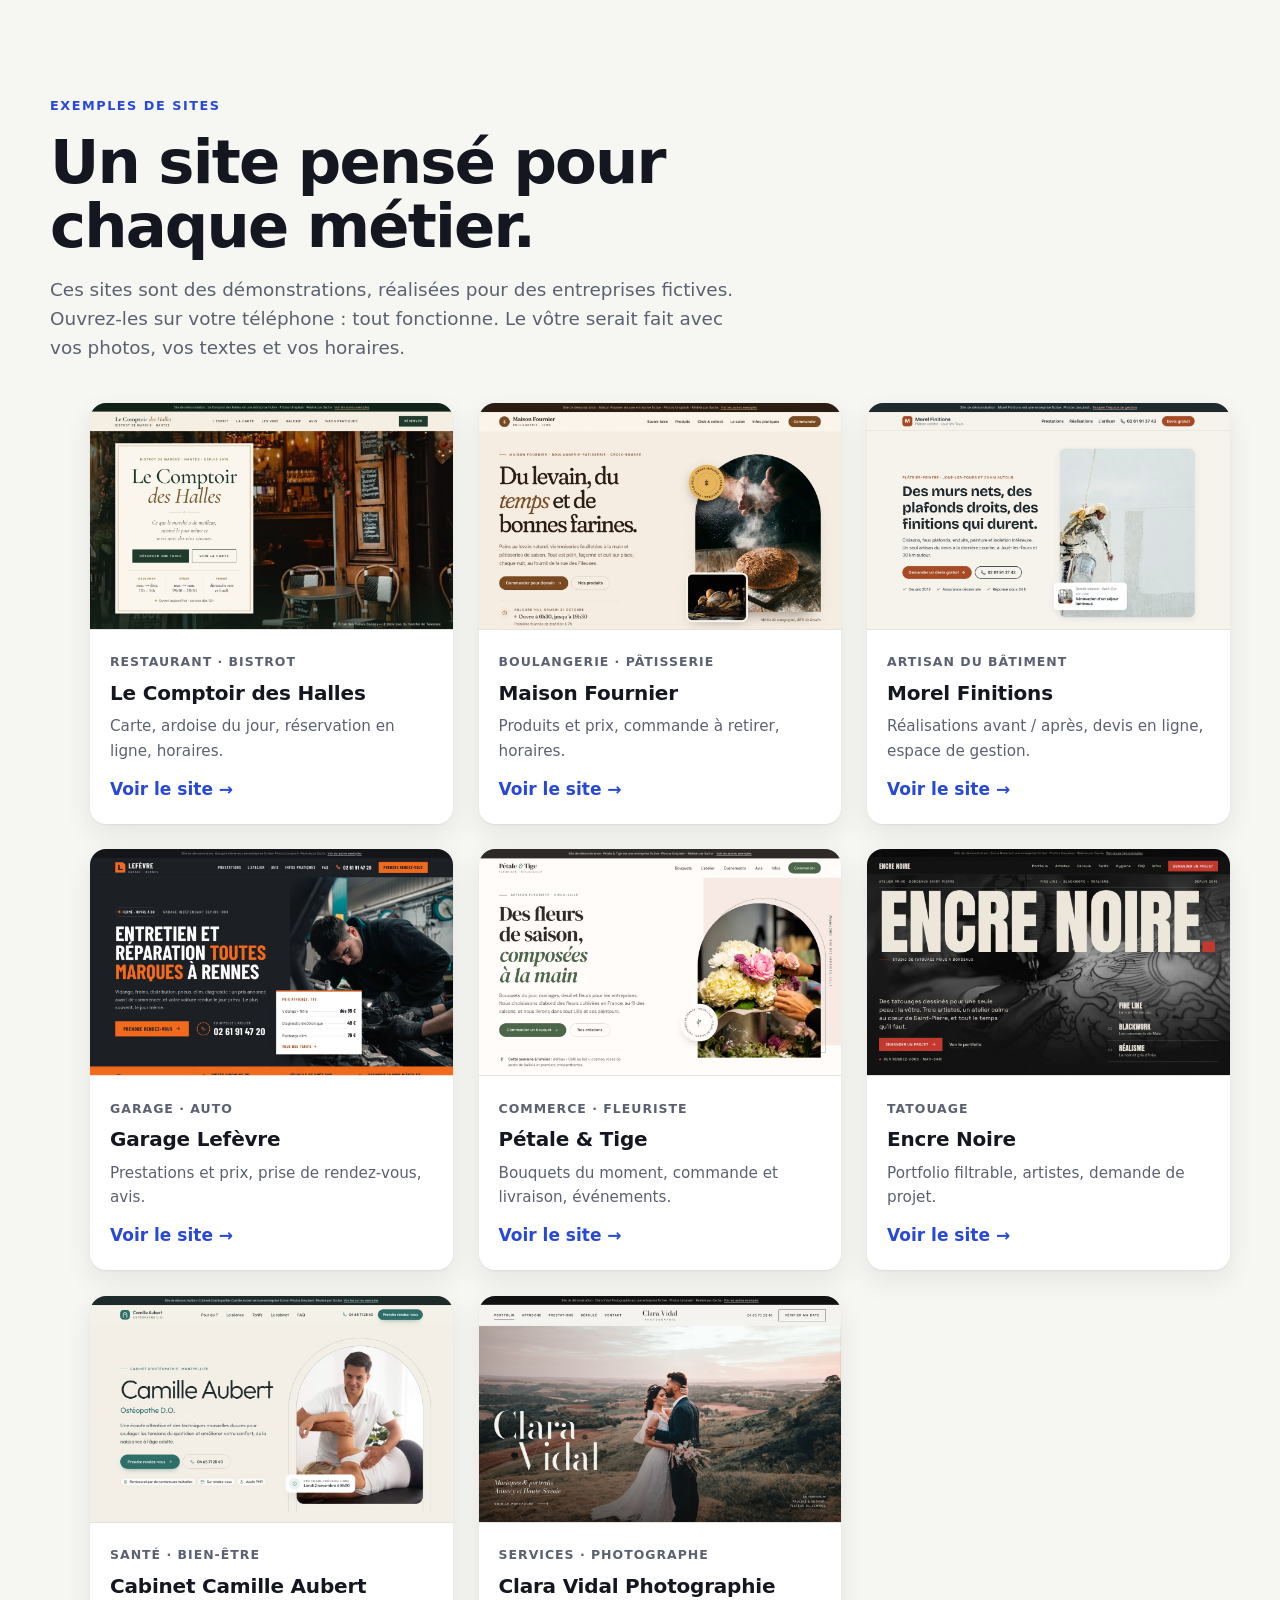
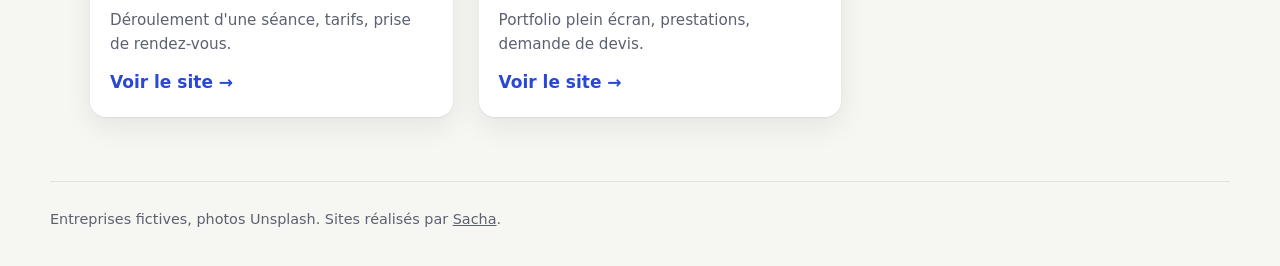
<file: index.html>
<!doctype html>
<html lang="fr">
<head>
  <meta charset="utf-8" />
  <meta name="viewport" content="width=device-width, initial-scale=1" />
  <meta name="robots" content="noindex" />
  <title>Exemples de sites pour entreprises locales · Sacha</title>
  <meta name="description" content="Des exemples de sites réalisés pour des commerces et artisans fictifs : restaurant, boulangerie, garage, fleuriste, tatoueur, ostéopathe, photographe, artisan du bâtiment." />
  <link rel="icon" href="data:image/svg+xml,%3Csvg xmlns='http://www.w3.org/2000/svg' viewBox='0 0 64 64'%3E%3Crect width='64' height='64' rx='16' fill='%2314171f'/%3E%3Ctext x='32' y='44' font-family='Arial' font-weight='700' font-size='34' text-anchor='middle' fill='%239db0ff'%3ES%3C/text%3E%3C/svg%3E" />
  <style>
    :root { --ink: #14171f; --muted: #5b6170; --paper: #f6f6f2; --line: #e3e3dc; --accent: #2848d6; }
    * { box-sizing: border-box; }
    body { margin: 0; background: var(--paper); color: var(--ink); font: 400 17px/1.6 ui-sans-serif, system-ui, -apple-system, 'Segoe UI', Roboto, sans-serif; -webkit-font-smoothing: antialiased; }
    a { color: inherit; }
    :focus-visible { outline: 3px solid var(--accent); outline-offset: 3px; border-radius: 6px; }
    .wrap { width: min(100% - 2.5rem, 1180px); margin-inline: auto; }
    header { padding: clamp(3rem, 8vw, 6rem) 0 2.5rem; }
    .eyebrow { font-size: 0.8rem; font-weight: 600; letter-spacing: 0.12em; text-transform: uppercase; color: var(--accent); margin: 0 0 0.9rem; }
    h1 { font-size: clamp(2.2rem, 5vw, 3.8rem); line-height: 1.05; letter-spacing: -0.03em; margin: 0 0 1rem; max-width: 18ch; }
    .lead { font-size: 1.15rem; color: var(--muted); max-width: 60ch; margin: 0; }
    .grid { display: grid; grid-template-columns: repeat(auto-fill, minmax(320px, 1fr)); gap: 1.6rem; padding-bottom: 4rem; list-style: none; margin: 0; }
    .card { display: block; text-decoration: none; background: #fff; border-radius: 16px; overflow: hidden; box-shadow: 0 1px 2px rgb(20 23 31 / 6%), 0 10px 28px rgb(20 23 31 / 8%); transition: transform 0.25s ease, box-shadow 0.25s ease; height: 100%; }
    .card:hover { transform: translateY(-4px); box-shadow: 0 2px 4px rgb(20 23 31 / 8%), 0 18px 40px rgb(20 23 31 / 12%); }
    .shot { aspect-ratio: 16 / 10; background: #e9e9e3; overflow: hidden; border-bottom: 1px solid var(--line); }
    .shot img { width: 100%; height: 100%; object-fit: cover; object-position: top; display: block; transition: transform 0.6s ease; }
    .card:hover .shot img { transform: scale(1.03); }
    .body { padding: 1.1rem 1.25rem 1.3rem; }
    .sector { font-size: 0.78rem; font-weight: 600; letter-spacing: 0.08em; text-transform: uppercase; color: var(--muted); }
    .name { font-size: 1.25rem; font-weight: 650; letter-spacing: -0.01em; margin: 0.15rem 0 0.35rem; }
    .what { color: var(--muted); font-size: 0.95rem; margin: 0 0 0.8rem; }
    .go { font-weight: 600; color: var(--accent); }
    footer { border-top: 1px solid var(--line); padding: 1.6rem 0 2.2rem; color: var(--muted); font-size: 0.9rem; }
    @media (prefers-reduced-motion: reduce) { .card, .shot img { transition: none; } }
  </style>
</head>
<body>
  <header class="wrap">
    <p class="eyebrow">Exemples de sites</p>
    <h1>Un site pensé pour chaque métier.</h1>
    <p class="lead">Ces sites sont des démonstrations, réalisées pour des entreprises fictives. Ouvrez-les sur votre téléphone : tout fonctionne. Le vôtre serait fait avec vos photos, vos textes et vos horaires.</p>
  </header>

  <main class="wrap">
    <ul class="grid">
      <li><a class="card" href="restaurant/"><div class="shot"><img src="thumbs/restaurant.jpg" alt="Aperçu du site du restaurant Le Comptoir des Halles" width="1200" height="750" loading="lazy" /></div><div class="body"><span class="sector">Restaurant · bistrot</span><p class="name">Le Comptoir des Halles</p><p class="what">Carte, ardoise du jour, réservation en ligne, horaires.</p><span class="go">Voir le site →</span></div></a></li>
      <li><a class="card" href="boulangerie/"><div class="shot"><img src="thumbs/boulangerie.jpg" alt="Aperçu du site de la boulangerie Maison Fournier" width="1200" height="750" loading="lazy" /></div><div class="body"><span class="sector">Boulangerie · pâtisserie</span><p class="name">Maison Fournier</p><p class="what">Produits et prix, commande à retirer, horaires.</p><span class="go">Voir le site →</span></div></a></li>
      <li><a class="card" href="https://sacha9214.github.io/artisan-demo/"><div class="shot"><img src="thumbs/artisan.jpg" alt="Aperçu du site de l'artisan Morel Finitions" width="1200" height="750" loading="lazy" /></div><div class="body"><span class="sector">Artisan du bâtiment</span><p class="name">Morel Finitions</p><p class="what">Réalisations avant / après, devis en ligne, espace de gestion.</p><span class="go">Voir le site →</span></div></a></li>
      <li><a class="card" href="garage/"><div class="shot"><img src="thumbs/garage.jpg" alt="Aperçu du site du Garage Lefèvre" width="1200" height="750" loading="lazy" /></div><div class="body"><span class="sector">Garage · auto</span><p class="name">Garage Lefèvre</p><p class="what">Prestations et prix, prise de rendez-vous, avis.</p><span class="go">Voir le site →</span></div></a></li>
      <li><a class="card" href="fleuriste/"><div class="shot"><img src="thumbs/fleuriste.jpg" alt="Aperçu du site du fleuriste Pétale & Tige" width="1200" height="750" loading="lazy" /></div><div class="body"><span class="sector">Commerce · fleuriste</span><p class="name">Pétale &amp; Tige</p><p class="what">Bouquets du moment, commande et livraison, événements.</p><span class="go">Voir le site →</span></div></a></li>
      <li><a class="card" href="tatouage/"><div class="shot"><img src="thumbs/tatouage.jpg" alt="Aperçu du site du studio de tatouage Encre Noire" width="1200" height="750" loading="lazy" /></div><div class="body"><span class="sector">Tatouage</span><p class="name">Encre Noire</p><p class="what">Portfolio filtrable, artistes, demande de projet.</p><span class="go">Voir le site →</span></div></a></li>
      <li><a class="card" href="osteopathe/"><div class="shot"><img src="thumbs/osteopathe.jpg" alt="Aperçu du site du cabinet d'ostéopathie Camille Aubert" width="1200" height="750" loading="lazy" /></div><div class="body"><span class="sector">Santé · bien-être</span><p class="name">Cabinet Camille Aubert</p><p class="what">Déroulement d'une séance, tarifs, prise de rendez-vous.</p><span class="go">Voir le site →</span></div></a></li>
      <li><a class="card" href="photographe/"><div class="shot"><img src="thumbs/photographe.jpg" alt="Aperçu du site de la photographe Clara Vidal" width="1200" height="750" loading="lazy" /></div><div class="body"><span class="sector">Services · photographe</span><p class="name">Clara Vidal Photographie</p><p class="what">Portfolio plein écran, prestations, demande de devis.</p><span class="go">Voir le site →</span></div></a></li>
    </ul>
  </main>

  <footer class="wrap">
    Entreprises fictives, photos Unsplash. Sites réalisés par <a href="https://github.com/sacha9214">Sacha</a>.
  </footer>
</body>
</html>
</file>
